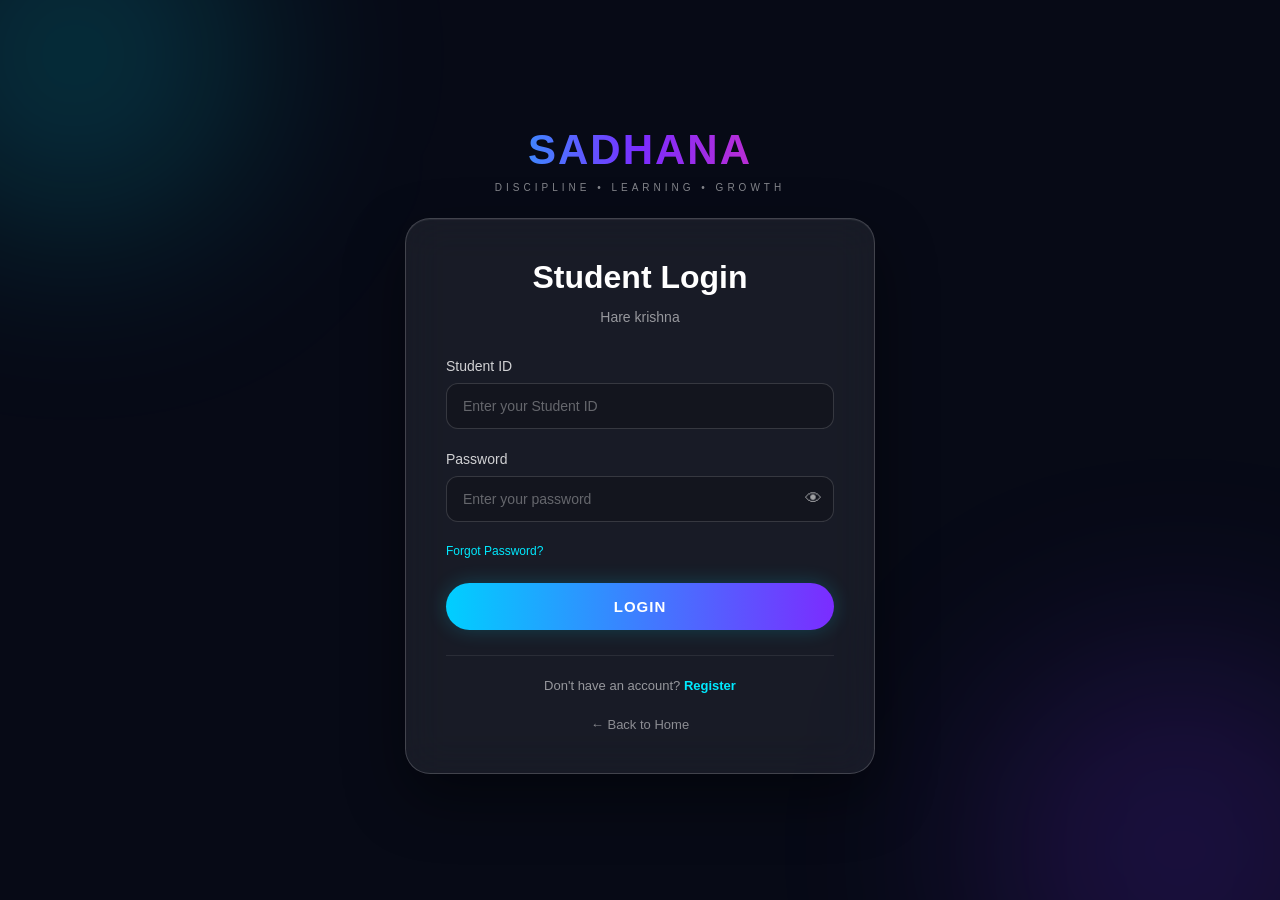
<file: myweb/login.html>
<!DOCTYPE html>
<html lang="en">

<head>
    <meta charset="UTF-8">
    <meta name="viewport" content="width=device-width, initial-scale=1.0">
<title>SADHANA | Student Login</title>

    <link rel="stylesheet" href="login.css">
    
</head>

<body>

    <div class="login-page">

        <div class="background-glow glow-one"></div>
        <div class="background-glow glow-two"></div>

        <div class="login-container">
            <div class="login-logo">
                SADHANA
            </div>

            <p class="login-tag">
                DISCIPLINE • LEARNING • GROWTH
            </p>

            <div class="login-box">

                <div class="login-heading">
                    <h1>Student Login</h1>

                    <p >
                       Hare krishna 
                    </p>
                </div>

                <form>

                    <div class="input-group">

                        <label for="id">
                            Student ID
                        </label>

                        <input type="text" id="id" placeholder="Enter your Student ID" required>

                    </div>


                    <div class="input-group">

                        <label for="password">
                            Password
                        </label>

                        <div class="password-box">

                            <input type="password" id="password" placeholder="Enter your password" required>

                            <button type="button" id="togglePassword">
                                👁
                            </button>

                        </div>

                    </div>


                    <div class="login-options">
                        <a href="#">
                            Forgot Password?
                        </a>

                    </div>


                    <button type="submit" class="login-button">
                        LOGIN
                    </button>

                </form>


                <div class="register-section">

                    <p>
                        Don't have an account? 
                        <a href="register.html"> Register</a>
                    </p>

                </div>


                <div class="back-home">

                    <a href="index.html">
                        ← Back to Home
                    </a>

                </div>

            </div>

        </div>

    </div>


    <script>

        const password =
            document.getElementById("password");

        const togglePassword =
            document.getElementById("togglePassword");

        togglePassword.addEventListener("click", function () {

            if (password.type === "password") {

                password.type = "text";
                togglePassword.textContent = "🙈";

            } else {

                password.type = "password";
                togglePassword.textContent = "👁";

            }

        });

    </script>

</body>

</html>
</file>
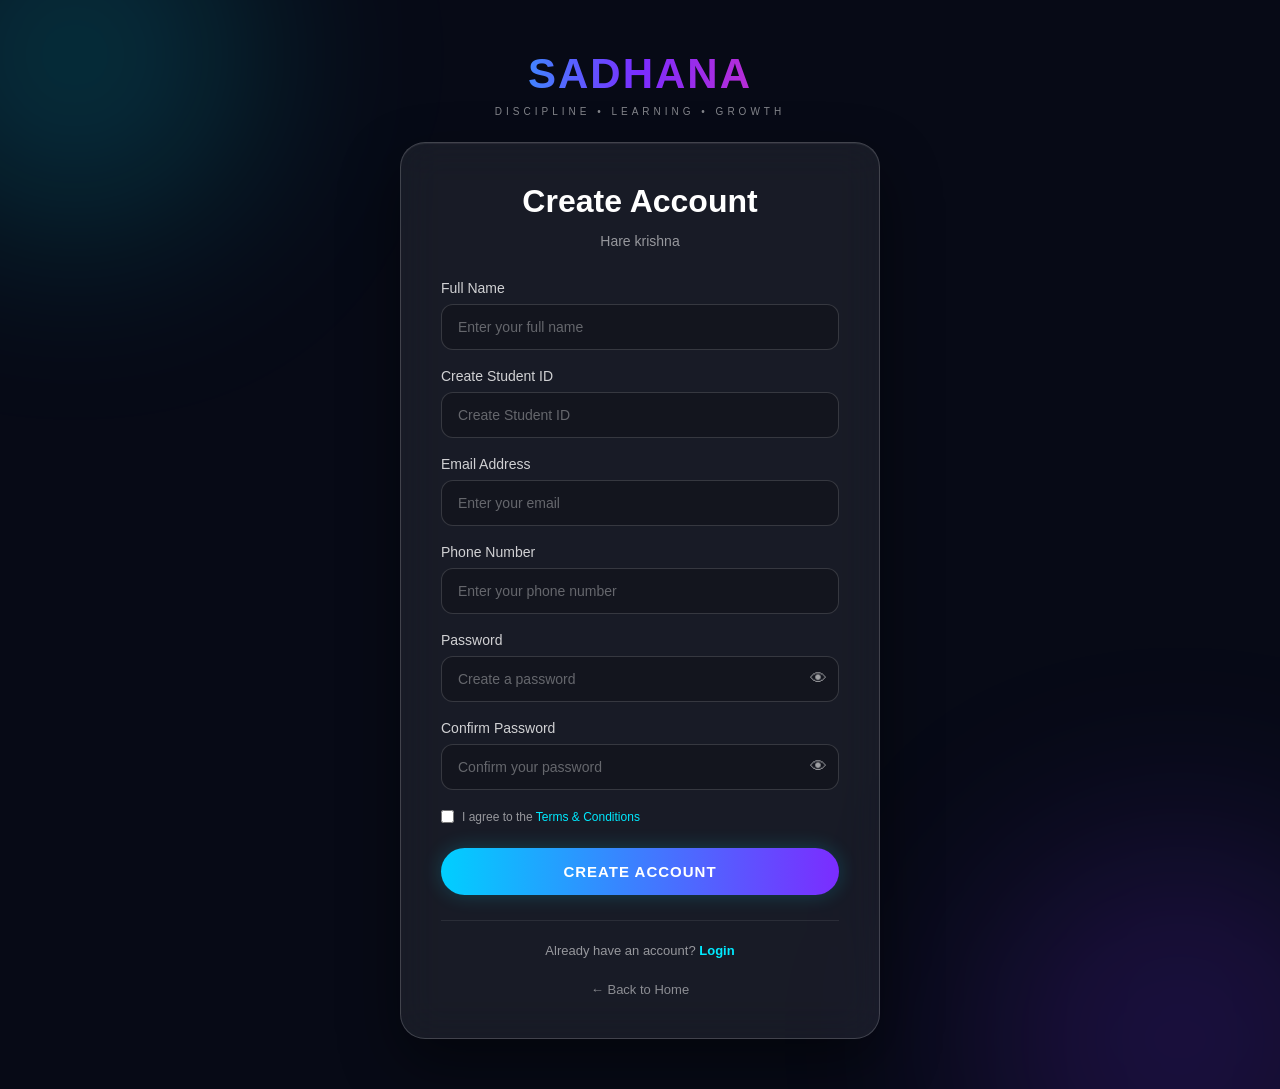
<file: myweb/register.html>
<!DOCTYPE html>
<html lang="en">

<head>
    <meta charset="UTF-8">
    <meta name="viewport" content="width=device-width, initial-scale=1.0">

    <title>SADHANA | Register</title>

    <link rel="stylesheet" href="register.css">
</head>

<body>

    <div class="register-page">

        <div class="background-glow glow-one"></div>
        <div class="background-glow glow-two"></div>

        <div class="register-container">

            <div class="register-logo">
                SADHANA
            </div>

            <p class="register-tag">
                DISCIPLINE • LEARNING • GROWTH
            </p>

            <div class="register-box">

                <div class="register-heading">

                    <h1>Create Account</h1>

                    <p>
                        Hare krishna
                    </p>

                </div>


                <form>

                    <div class="input-group">

                        <label for="fullname">
                            Full Name
                        </label>

                        <input
                            type="text"
                            id="fullname"
                            placeholder="Enter your full name"
                            required
                        >

                    </div>


                    <div class="input-group">

                        <label for="studentid">
                           Create Student ID
                        </label>

                        <input
                            type="text"
                            id="studentid"
                            placeholder="Create Student ID"
                            required
                        >

                    </div>


                    <div class="input-group">

                        <label for="email">
                            Email Address
                        </label>

                        <input
                            type="email"
                            id="email"
                            placeholder="Enter your email"
                            required
                        >

                    </div>


                    <div class="input-group">

                        <label for="phone">
                            Phone Number
                        </label>

                        <input
                            type="tel"
                            id="phone"
                            placeholder="Enter your phone number"
                        >

                    </div>


                    <div class="input-group">

                        <label for="password">
                            Password
                        </label>

                        <div class="password-box">

                            <input
                                type="password"
                                id="password"
                                placeholder="Create a password"
                                required
                            >

                            <button
                                type="button"
                                id="togglePassword"
                            >
                                👁
                            </button>

                        </div>

                    </div>


                    <div class="input-group">

                        <label for="confirm-password">
                            Confirm Password
                        </label>

                        <div class="password-box">

                            <input
                                type="password"
                                id="confirm-password"
                                placeholder="Confirm your password"
                                required
                            >

                            <button
                                type="button"
                                id="toggleConfirmPassword"
                            >
                                👁
                            </button>

                        </div>

                    </div>


                    <label class="terms">

                        <input
                            type="checkbox"
                            required
                        >

                        <span>
                            I agree to the
                            <a href="#">Terms & Conditions</a>
                        </span>

                    </label>


                    <button
                        type="submit"
                        class="register-button"
                    >
                        CREATE ACCOUNT
                    </button>

                </form>


                <div class="login-section">

                    <p>
                        Already have an account?

                        <a href="login.html">
                            Login
                        </a>
                    </p>

                </div>


                <div class="back-home">

                    <a href="index.html">
                        ← Back to Home
                    </a>

                </div>

            </div>

        </div>

    </div>


    <script>

        const password =
            document.getElementById("password");

        const togglePassword =
            document.getElementById("togglePassword");

        togglePassword.addEventListener("click", function () {

            if (password.type === "password") {

                password.type = "text";
                togglePassword.textContent = "🙈";

            } else {

                password.type = "password";
                togglePassword.textContent = "👁";

            }

        });


        const confirmPassword =
            document.getElementById("confirm-password");

        const toggleConfirmPassword =
            document.getElementById("toggleConfirmPassword");

        toggleConfirmPassword.addEventListener("click", function () {

            if (confirmPassword.type === "password") {

                confirmPassword.type = "text";
                toggleConfirmPassword.textContent = "🙈";

            } else {

                confirmPassword.type = "password";
                toggleConfirmPassword.textContent = "👁";

            }

        });

    </script>

</body>

</html>
</file>
<file: myweb/login.css>
* {
    margin: 0;
    padding: 0;
    box-sizing: border-box;
}

body {
    min-height: 100vh;
    font-family: Arial, Helvetica, sans-serif;
    background: #070a16;
    color: white;
    overflow-x: hidden;
}

.login-page {
    min-height: 100vh;
    position: relative;

    display: flex;
    align-items: center;
    justify-content: center;

    padding: 50px 20px;

    overflow: hidden;
}

.background-glow {
    position: absolute;
    border-radius: 50%;
    filter: blur(100px);
    pointer-events: none;
}

.glow-one {
    width: 350px;
    height: 350px;
    background: rgba(0, 234, 255, 0.18);
    top: -120px;
    left: -100px;
}

.glow-two {
    width: 400px;
    height: 400px;
    background: rgba(123, 44, 255, 0.18);
    bottom: -150px;
    right: -100px;
}

.login-container {
    width: 100%;
    max-width: 470px;
    position: relative;
    z-index: 2;
}

.login-logo {
    text-align: center;

    font-size: 42px;
    font-weight: 800;

    letter-spacing: 2px;

    background: linear-gradient(
        90deg,
        #00eaff,
        #7b2cff,
        #ff2ea6
    );

    -webkit-background-clip: text;
    background-clip: text;

    color: transparent;

    margin-bottom: 8px;
}

.login-tag {
    text-align: center;

    font-size: 10px;
    letter-spacing: 4px;

    color: rgba(255, 255, 255, 0.5);

    margin-bottom: 25px;
}

.login-box {
    width: 100%;

    padding: 40px;

    background: rgba(255, 255, 255, 0.07);

    border: 1px solid rgba(255, 255, 255, 0.18);

    border-radius: 25px;

    backdrop-filter: blur(20px);
    -webkit-backdrop-filter: blur(20px);

    box-shadow:
        0 25px 60px rgba(0, 0, 0, 0.45),
        inset 0 1px 1px rgba(255, 255, 255, 0.08);
}

.login-heading {
    text-align: center;
    margin-bottom: 30px;
}

.login-heading h1 {
    font-size: 32px;
    margin-bottom: 10px;
}

.login-heading p {
    color: rgba(255, 255, 255, 0.55);
    font-size: 14px;
    line-height: 1.6;
}

.input-group {
    margin-bottom: 22px;
}

.input-group label {
    display: block;

    margin-bottom: 9px;

    font-size: 14px;

    color: rgba(255, 255, 255, 0.8);
}

.input-group input {
    width: 100%;

    padding: 14px 16px;

    border-radius: 12px;

    border: 1px solid rgba(255, 255, 255, 0.15);

    outline: none;

    background: rgba(0, 0, 0, 0.2);

    color: white;

    font-size: 14px;

    transition: 0.3s ease;
}

.input-group input::placeholder {
    color: rgba(255, 255, 255, 0.35);
}

.input-group input:focus {
    border-color: #00eaff;

    box-shadow:
        0 0 15px rgba(0, 234, 255, 0.18);

    background: rgba(0, 234, 255, 0.04);
}

.password-box {
    position: relative;
}

.password-box input {
    padding-right: 50px;
}

.password-box button {
    position: absolute;

    right: 12px;
    top: 50%;

    transform: translateY(-50%);

    border: none;

    background: transparent;

    color: white;

    cursor: pointer;

    font-size: 17px;

    opacity: 0.6;

    transition: 0.3s ease;
}

.password-box button:hover {
    opacity: 1;
}

.login-options {
    display: flex;

    align-items: center;

    justify-content: space-between;

    margin-bottom: 25px;

    font-size: 12px;
}

.remember {
    display: flex;

    align-items: center;

    gap: 7px;

    color: rgba(255, 255, 255, 0.6);

    cursor: pointer;
}

.remember input {
    accent-color: #00eaff;

    cursor: pointer;
}

.login-options a {
    color: #00eaff;

    text-decoration: none;

    transition: 0.3s ease;
}

.login-options a:hover {
    color: #7b2cff;
}

.login-button {
    width: 100%;

    padding: 15px;

    border: none;

    border-radius: 30px;

    color: white;

    font-size: 15px;

    font-weight: 700;

    letter-spacing: 1px;

    cursor: pointer;

    background: linear-gradient(
        90deg,
        #00cfff,
        #7b2cff
    );

    box-shadow:
        0 0 20px rgba(0, 234, 255, 0.2);

    transition: 0.3s ease;
}

.login-button:hover {
    transform: translateY(-3px);

    box-shadow:
        0 0 30px rgba(0, 234, 255, 0.45);
}

.register-section {
    text-align: center;

    margin-top: 25px;

    padding-top: 22px;

    border-top: 1px solid rgba(255, 255, 255, 0.08);
}

.register-section p {
    color: rgba(255, 255, 255, 0.55);

    font-size: 13px;
}

.register-section a {
    color: #00eaff;

    text-decoration: none;

    font-weight: 600;
}

.register-section a:hover {
    color: #7b2cff;
}

.back-home {
    text-align: center;

    margin-top: 22px;
}

.back-home a {
    color: rgba(255, 255, 255, 0.5);

    text-decoration: none;

    font-size: 13px;

    transition: 0.3s ease;
}

.back-home a:hover {
    color: #00eaff;
}

@media (max-width: 600px) {

    .login-page {
        padding: 30px 15px;
    }

    .login-container {
        max-width: 100%;
    }

    .login-logo {
        font-size: 34px;
    }

    .login-box {
        padding: 30px 22px;

        border-radius: 20px;
    }

    .login-heading h1 {
        font-size: 27px;
    }

    .login-options {
        font-size: 11px;
    }

}

@media (max-width: 380px) {

    .login-box {
        padding: 25px 18px;
    }

    .login-logo {
        font-size: 30px;
    }

    .login-heading h1 {
        font-size: 24px;
    }

    .input-group input {
        padding: 13px;
    }

}
</file>
<file: myweb/register.css>
* {
    margin: 0;
    padding: 0;
    box-sizing: border-box;
}

body {
    min-height: 100vh;

    font-family: Arial, Helvetica, sans-serif;

    background: #070a16;

    color: white;

    overflow-x: hidden;
}

.register-page {
    min-height: 100vh;

    position: relative;

    display: flex;

    align-items: center;

    justify-content: center;

    padding: 50px 20px;

    overflow: hidden;
}

.background-glow {
    position: absolute;

    border-radius: 50%;

    filter: blur(100px);

    pointer-events: none;
}

.glow-one {
    width: 350px;
    height: 350px;

    background: rgba(0, 234, 255, 0.18);

    top: -120px;
    left: -100px;
}

.glow-two {
    width: 400px;
    height: 400px;

    background: rgba(123, 44, 255, 0.18);

    bottom: -150px;
    right: -100px;
}

.register-container {
    width: 100%;

    max-width: 480px;

    position: relative;

    z-index: 2;
}

.register-logo {
    text-align: center;

    font-size: 42px;

    font-weight: 800;

    letter-spacing: 2px;

    background: linear-gradient(
        90deg,
        #00eaff,
        #7b2cff,
        #ff2ea6
    );

    -webkit-background-clip: text;

    background-clip: text;

    color: transparent;

    margin-bottom: 8px;
}

.register-tag {
    text-align: center;

    font-size: 10px;

    letter-spacing: 4px;

    color: rgba(255, 255, 255, 0.5);

    margin-bottom: 25px;
}

.register-box {
    width: 100%;

    padding: 40px;

    background: rgba(255, 255, 255, 0.07);

    border: 1px solid rgba(255, 255, 255, 0.18);

    border-radius: 25px;

    backdrop-filter: blur(20px);

    -webkit-backdrop-filter: blur(20px);

    box-shadow:
        0 25px 60px rgba(0, 0, 0, 0.45),
        inset 0 1px 1px rgba(255, 255, 255, 0.08);
}

.register-heading {
    text-align: center;

    margin-bottom: 28px;
}

.register-heading h1 {
    font-size: 32px;

    margin-bottom: 10px;
}

.register-heading p {
    color: rgba(255, 255, 255, 0.55);

    font-size: 14px;

    line-height: 1.6;
}

.input-group {
    margin-bottom: 18px;
}

.input-group label {
    display: block;

    margin-bottom: 8px;

    font-size: 14px;

    color: rgba(255, 255, 255, 0.8);
}

.input-group input {
    width: 100%;

    padding: 14px 16px;

    border-radius: 12px;

    border: 1px solid rgba(255, 255, 255, 0.15);

    outline: none;

    background: rgba(0, 0, 0, 0.2);

    color: white;

    font-size: 14px;

    transition: 0.3s ease;
}

.input-group input::placeholder {
    color: rgba(255, 255, 255, 0.35);
}

.input-group input:focus {
    border-color: #00eaff;

    box-shadow:
        0 0 15px rgba(0, 234, 255, 0.18);

    background: rgba(0, 234, 255, 0.04);
}

.password-box {
    position: relative;
}

.password-box input {
    padding-right: 50px;
}

.password-box button {
    position: absolute;

    right: 12px;

    top: 50%;

    transform: translateY(-50%);

    border: none;

    background: transparent;

    color: white;

    cursor: pointer;

    font-size: 17px;

    opacity: 0.6;

    transition: 0.3s ease;
}

.password-box button:hover {
    opacity: 1;
}

.terms {
    display: flex;

    align-items: flex-start;

    gap: 8px;

    margin: 5px 0 22px;

    color: rgba(255, 255, 255, 0.55);

    font-size: 12px;

    line-height: 1.5;

    cursor: pointer;
}

.terms input {
    margin-top: 2px;

    accent-color: #00eaff;

    cursor: pointer;
}

.terms a {
    color: #00eaff;

    text-decoration: none;
}

.terms a:hover {
    color: #7b2cff;
}

.register-button {
    width: 100%;

    padding: 15px;

    border: none;

    border-radius: 30px;

    color: white;

    font-size: 15px;

    font-weight: 700;

    letter-spacing: 1px;

    cursor: pointer;

    background: linear-gradient(
        90deg,
        #00cfff,
        #7b2cff
    );

    box-shadow:
        0 0 20px rgba(0, 234, 255, 0.2);

    transition: 0.3s ease;
}

.register-button:hover {
    transform: translateY(-3px);

    box-shadow:
        0 0 30px rgba(0, 234, 255, 0.45);
}

.login-section {
    text-align: center;

    margin-top: 25px;

    padding-top: 22px;

    border-top: 1px solid rgba(255, 255, 255, 0.08);
}

.login-section p {
    color: rgba(255, 255, 255, 0.55);

    font-size: 13px;
}

.login-section a {
    color: #00eaff;

    text-decoration: none;

    font-weight: 600;
}

.login-section a:hover {
    color: #7b2cff;
}

.back-home {
    text-align: center;

    margin-top: 22px;
}

.back-home a {
    color: rgba(255, 255, 255, 0.5);

    text-decoration: none;

    font-size: 13px;

    transition: 0.3s ease;
}

.back-home a:hover {
    color: #00eaff;
}

@media (max-width: 600px) {

    .register-page {
        padding: 30px 15px;
    }

    .register-container {
        max-width: 100%;
    }

    .register-logo {
        font-size: 34px;
    }

    .register-box {
        padding: 30px 22px;

        border-radius: 20px;
    }

    .register-heading h1 {
        font-size: 27px;
    }

}

@media (max-width: 380px) {

    .register-box {
        padding: 25px 18px;
    }

    .register-logo {
        font-size: 30px;
    }

    .register-heading h1 {
        font-size: 24px;
    }

    .input-group input {
        padding: 13px;
    }

}
</file>
